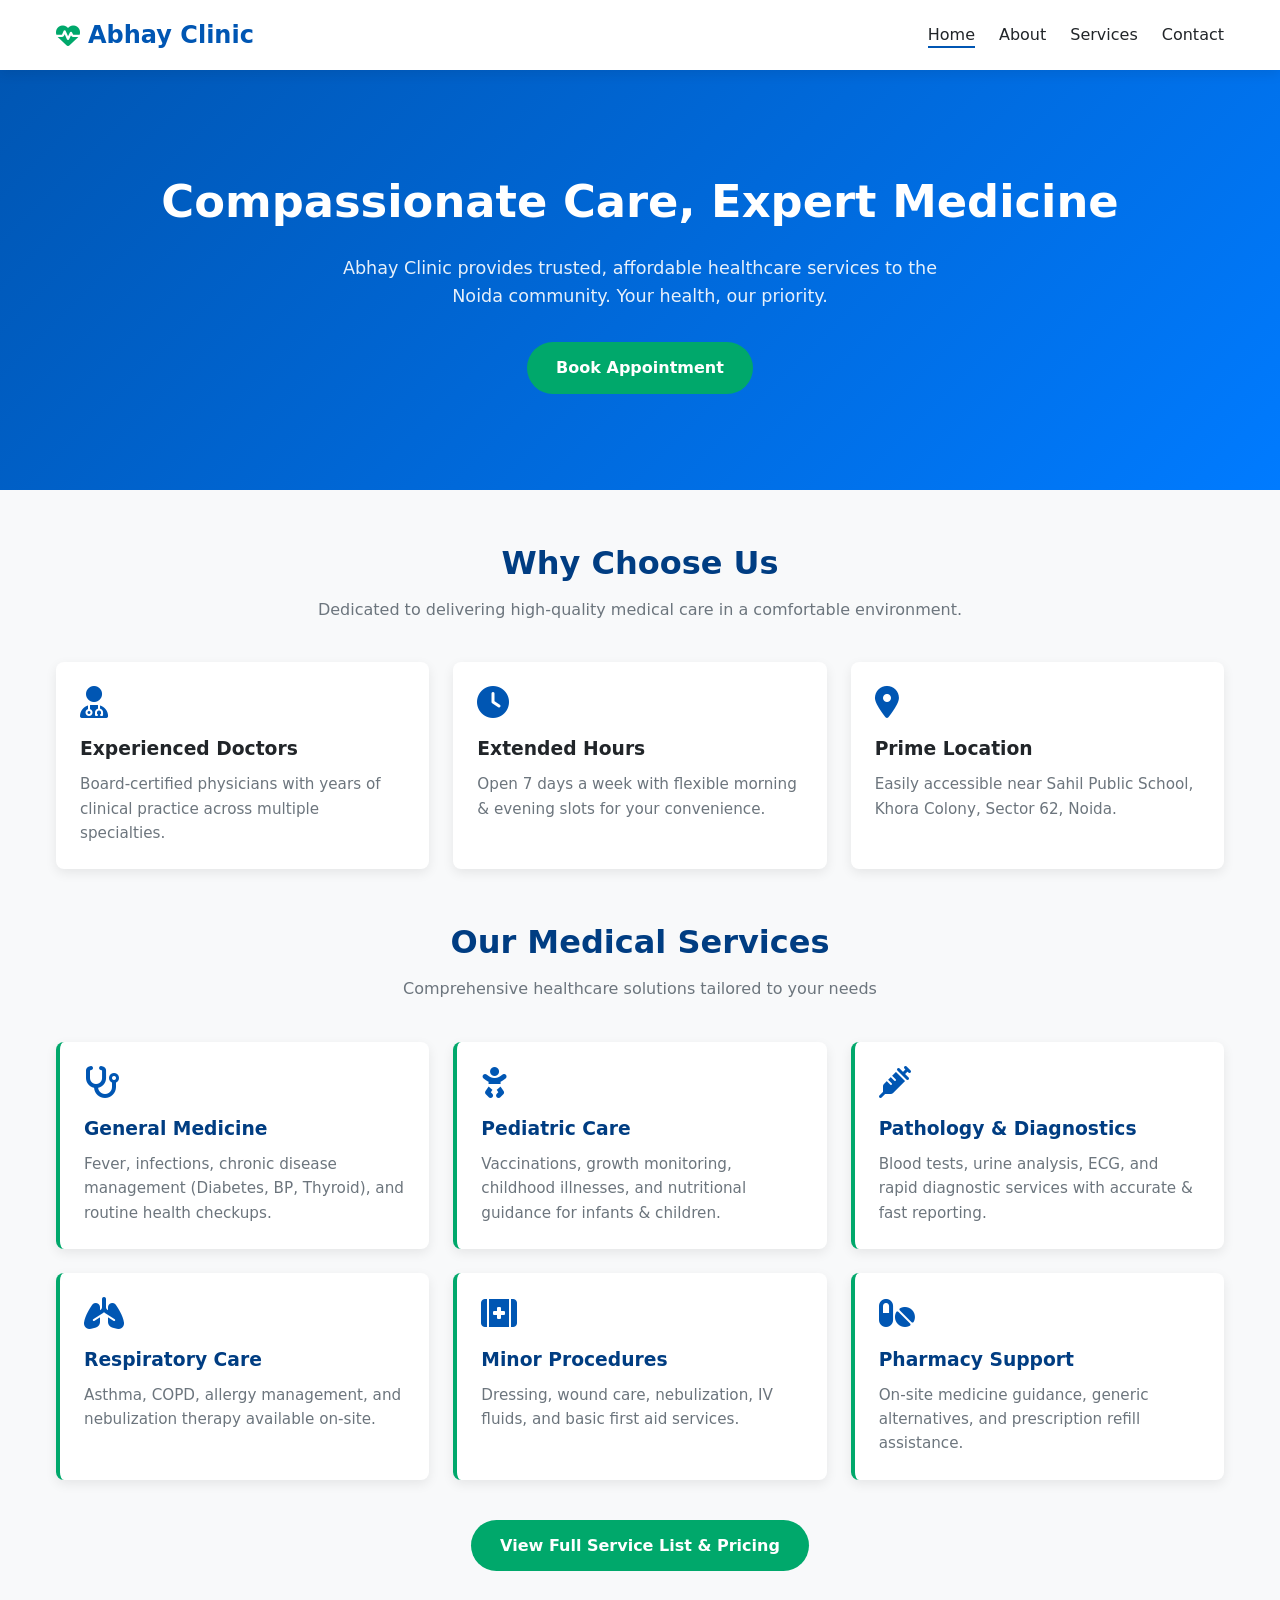
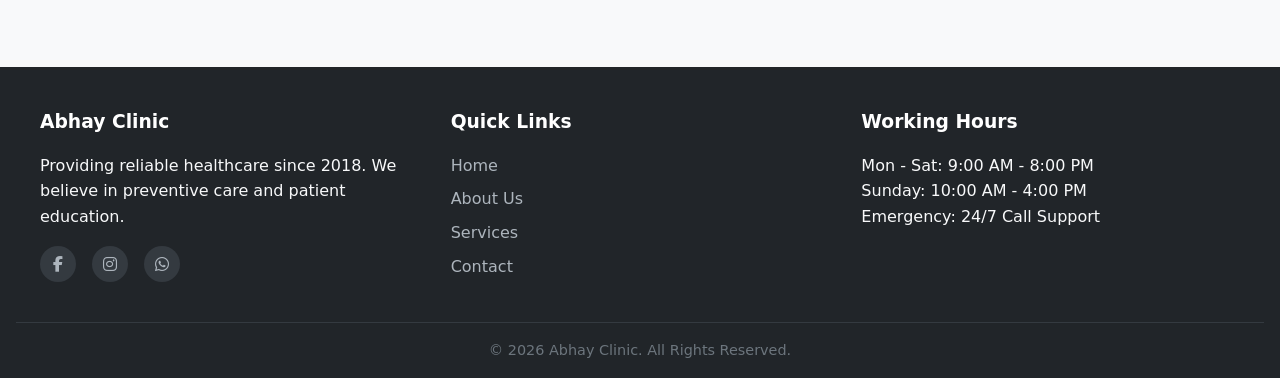
<file: index.html>
<!DOCTYPE html>
<html lang="en">
<head>
  <meta charset="UTF-8">
  <meta name="viewport" content="width=device-width, initial-scale=1.0">
  <title>Abhay Clinic | Trusted Healthcare in Noida</title>
  <link rel="stylesheet" href="style.css">
  <link rel="stylesheet" href="https://cdnjs.cloudflare.com/ajax/libs/font-awesome/6.4.0/css/all.min.css">
  <link href="https://fonts.googleapis.com/css2?family=Inter:wght@400;500;600;700&display=swap" rel="stylesheet">
</head>
<body>
  <header>
    <nav class="navbar">
      <a href="index.html" class="logo"><i class="fas fa-heart-pulse"></i> Abhay Clinic</a>
      <div class="hamburger"><i class="fas fa-bars"></i></div>
      <ul class="nav-links">
        <li><a href="index.html">Home</a></li>
        <li><a href="about.html">About</a></li>
        <li><a href="services.html">Services</a></li>
        <li><a href="contact.html">Contact</a></li>
      </ul>
    </nav>
  </header>

  <section class="hero">
    <h1>Compassionate Care, Expert Medicine</h1>
    <p>Abhay Clinic provides trusted, affordable healthcare services to the Noida community. Your health, our priority.</p>
    <a href="contact.html" class="btn">Book Appointment</a>
  </section>

  <main class="container">
    <div class="section-title">
      <h2>Why Choose Us</h2>
      <p>Dedicated to delivering high-quality medical care in a comfortable environment.</p>
    </div>
    <div class="grid">
      <div class="card">
        <i class="fas fa-user-doctor"></i>
        <h3>Experienced Doctors</h3>
        <p>Board-certified physicians with years of clinical practice across multiple specialties.</p>
      </div>
      <div class="card">
        <i class="fas fa-clock"></i>
        <h3>Extended Hours</h3>
        <p>Open 7 days a week with flexible morning & evening slots for your convenience.</p>
      </div>
      <div class="card">
        <i class="fas fa-location-dot"></i>
        <h3>Prime Location</h3>
        <p>Easily accessible near Sahil Public School, Khora Colony, Sector 62, Noida.</p>
      </div>
    </div>
  </main>

  <!-- ✅ NEW: Services Section on Homepage -->
  <section class="container" id="services" style="background: var(--light); padding-top: 0;">
    <div class="section-title">
      <h2>Our Medical Services</h2>
      <p>Comprehensive healthcare solutions tailored to your needs</p>
    </div>
    <div class="grid">
      <div class="card service-card">
        <i class="fas fa-stethoscope"></i>
        <h3>General Medicine</h3>
        <p>Fever, infections, chronic disease management (Diabetes, BP, Thyroid), and routine health checkups.</p>
      </div>
      <div class="card service-card">
        <i class="fas fa-baby"></i>
        <h3>Pediatric Care</h3>
        <p>Vaccinations, growth monitoring, childhood illnesses, and nutritional guidance for infants & children.</p>
      </div>
      <div class="card service-card">
        <i class="fas fa-syringe"></i>
        <h3>Pathology & Diagnostics</h3>
        <p>Blood tests, urine analysis, ECG, and rapid diagnostic services with accurate & fast reporting.</p>
      </div>
      <div class="card service-card">
        <i class="fas fa-lungs"></i>
        <h3>Respiratory Care</h3>
        <p>Asthma, COPD, allergy management, and nebulization therapy available on-site.</p>
      </div>
      <div class="card service-card">
        <i class="fas fa-kit-medical"></i>
        <h3>Minor Procedures</h3>
        <p>Dressing, wound care, nebulization, IV fluids, and basic first aid services.</p>
      </div>
      <div class="card service-card">
        <i class="fas fa-pills"></i>
        <h3>Pharmacy Support</h3>
        <p>On-site medicine guidance, generic alternatives, and prescription refill assistance.</p>
      </div>
    </div>
    <div style="text-align: center; margin-top: 2.5rem;">
      <a href="services.html" class="btn">View Full Service List & Pricing</a>
    </div>
  </section>

  <footer>
    <div class="footer-grid">
      <div class="footer-col">
        <h3>Abhay Clinic</h3>
        <p>Providing reliable healthcare since 2018. We believe in preventive care and patient education.</p>
        <div class="social-links">
          <a href="#"><i class="fab fa-facebook-f"></i></a>
          <a href="#"><i class="fab fa-instagram"></i></a>
          <a href="#"><i class="fab fa-whatsapp"></i></a>
        </div>
      </div>
      <div class="footer-col">
        <h3>Quick Links</h3>
        <a href="index.html">Home</a>
        <a href="about.html">About Us</a>
        <a href="services.html">Services</a>
        <a href="contact.html">Contact</a>
      </div>
      <div class="footer-col">
        <h3>Working Hours</h3>
        <p>Mon - Sat: 9:00 AM - 8:00 PM</p>
        <p>Sunday: 10:00 AM - 4:00 PM</p>
        <p>Emergency: 24/7 Call Support</p>
      </div>
    </div>
    <div class="copyright">
      &copy; <span id="year"></span> Abhay Clinic. All Rights Reserved.
    </div>
  </footer>

  <script src="script.js"></script>
  <script>document.getElementById('year').textContent = new Date().getFullYear();</script>
</body>
</html>
</file>
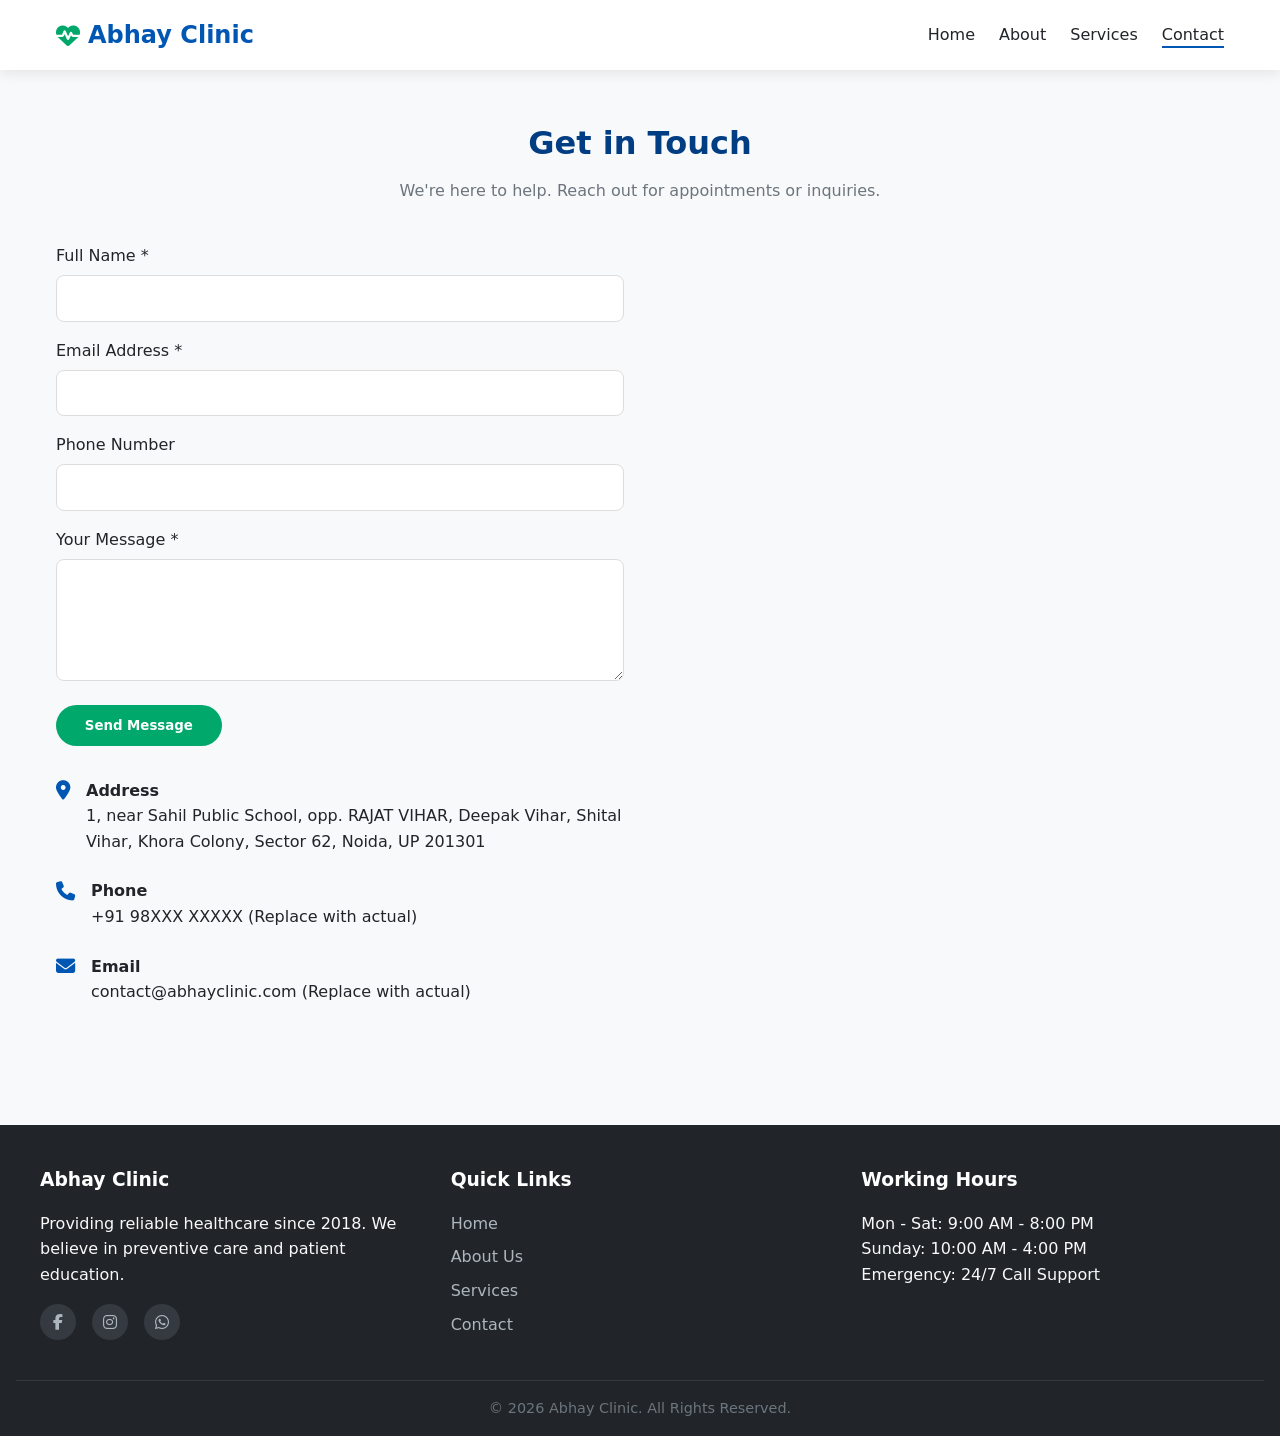
<file: contact.html>
<!DOCTYPE html>
<html lang="en">
<head>
  <meta charset="UTF-8">
  <meta name="viewport" content="width=device-width, initial-scale=1.0">
  <title>Contact Us | Abhay Clinic</title>
  <link rel="stylesheet" href="style.css">
  <link rel="stylesheet" href="https://cdnjs.cloudflare.com/ajax/libs/font-awesome/6.4.0/css/all.min.css">
  <link href="https://fonts.googleapis.com/css2?family=Inter:wght@400;500;600;700&display=swap" rel="stylesheet">
</head>
<body>
  <header>
    <nav class="navbar">
      <a href="index.html" class="logo"><i class="fas fa-heart-pulse"></i> Abhay Clinic</a>
      <div class="hamburger"><i class="fas fa-bars"></i></div>
      <ul class="nav-links">
        <li><a href="index.html">Home</a></li>
        <li><a href="about.html">About</a></li>
        <li><a href="services.html">Services</a></li>
        <li><a href="contact.html">Contact</a></li>
      </ul>
    </nav>
  </header>

  <main class="container">
    <div class="section-title">
      <h2>Get in Touch</h2>
      <p>We're here to help. Reach out for appointments or inquiries.</p>
    </div>
    <div class="contact-grid">
      <div>
        <form id="contactForm">
          <div class="form-group">
            <label for="name">Full Name *</label>
            <input type="text" id="name" name="name" required>
          </div>
          <div class="form-group">
            <label for="email">Email Address *</label>
            <input type="email" id="email" name="email" required>
          </div>
          <div class="form-group">
            <label for="phone">Phone Number</label>
            <input type="tel" id="phone" name="phone">
          </div>
          <div class="form-group">
            <label for="message">Your Message *</label>
            <textarea id="message" name="message" rows="5" required></textarea>
          </div>
          <button type="submit" class="btn">Send Message</button>
        </form>
        <div style="margin-top: 2rem;">
          <div class="info-card">
            <i class="fas fa-location-dot"></i>
            <div>
              <h4>Address</h4>
              <p>1, near Sahil Public School, opp. RAJAT VIHAR, Deepak Vihar, Shital Vihar, Khora Colony, Sector 62, Noida, UP 201301</p>
            </div>
          </div>
          <div class="info-card">
            <i class="fas fa-phone"></i>
            <div>
              <h4>Phone</h4>
              <p>+91 98XXX XXXXX (Replace with actual)</p>
            </div>
          </div>
          <div class="info-card">
            <i class="fas fa-envelope"></i>
            <div>
              <h4>Email</h4>
              <p>contact@abhayclinic.com (Replace with actual)</p>
            </div>
          </div>
        </div>
      </div>
      <div class="map-container">
        <iframe src="https://www.google.com/maps?q=1,+near+Sahil+Public+School,+opp.+RAJAT+VIHAR,+Deepak+Vihar,+Shital+Vihar,+Khora+Colony,+Sector+62,+Noida,+Uttar+Pradesh+201301&output=embed&z=16" allowfullscreen="" loading="lazy" referrerpolicy="no-referrer-when-downgrade"></iframe>
      </div>
    </div>
  </main>

  <footer>
    <div class="footer-grid">
      <div class="footer-col">
        <h3>Abhay Clinic</h3>
        <p>Providing reliable healthcare since 2018. We believe in preventive care and patient education.</p>
        <div class="social-links">
          <a href="#"><i class="fab fa-facebook-f"></i></a>
          <a href="#"><i class="fab fa-instagram"></i></a>
          <a href="#"><i class="fab fa-whatsapp"></i></a>
        </div>
      </div>
      <div class="footer-col">
        <h3>Quick Links</h3>
        <a href="index.html">Home</a>
        <a href="about.html">About Us</a>
        <a href="services.html">Services</a>
        <a href="contact.html">Contact</a>
      </div>
      <div class="footer-col">
        <h3>Working Hours</h3>
        <p>Mon - Sat: 9:00 AM - 8:00 PM</p>
        <p>Sunday: 10:00 AM - 4:00 PM</p>
        <p>Emergency: 24/7 Call Support</p>
      </div>
    </div>
    <div class="copyright">
      &copy; <span id="year"></span> Abhay Clinic. All Rights Reserved.
    </div>
  </footer>
  <script src="script.js"></script>
  <script>document.getElementById('year').textContent = new Date().getFullYear();</script>
</body>
</html>
</file>
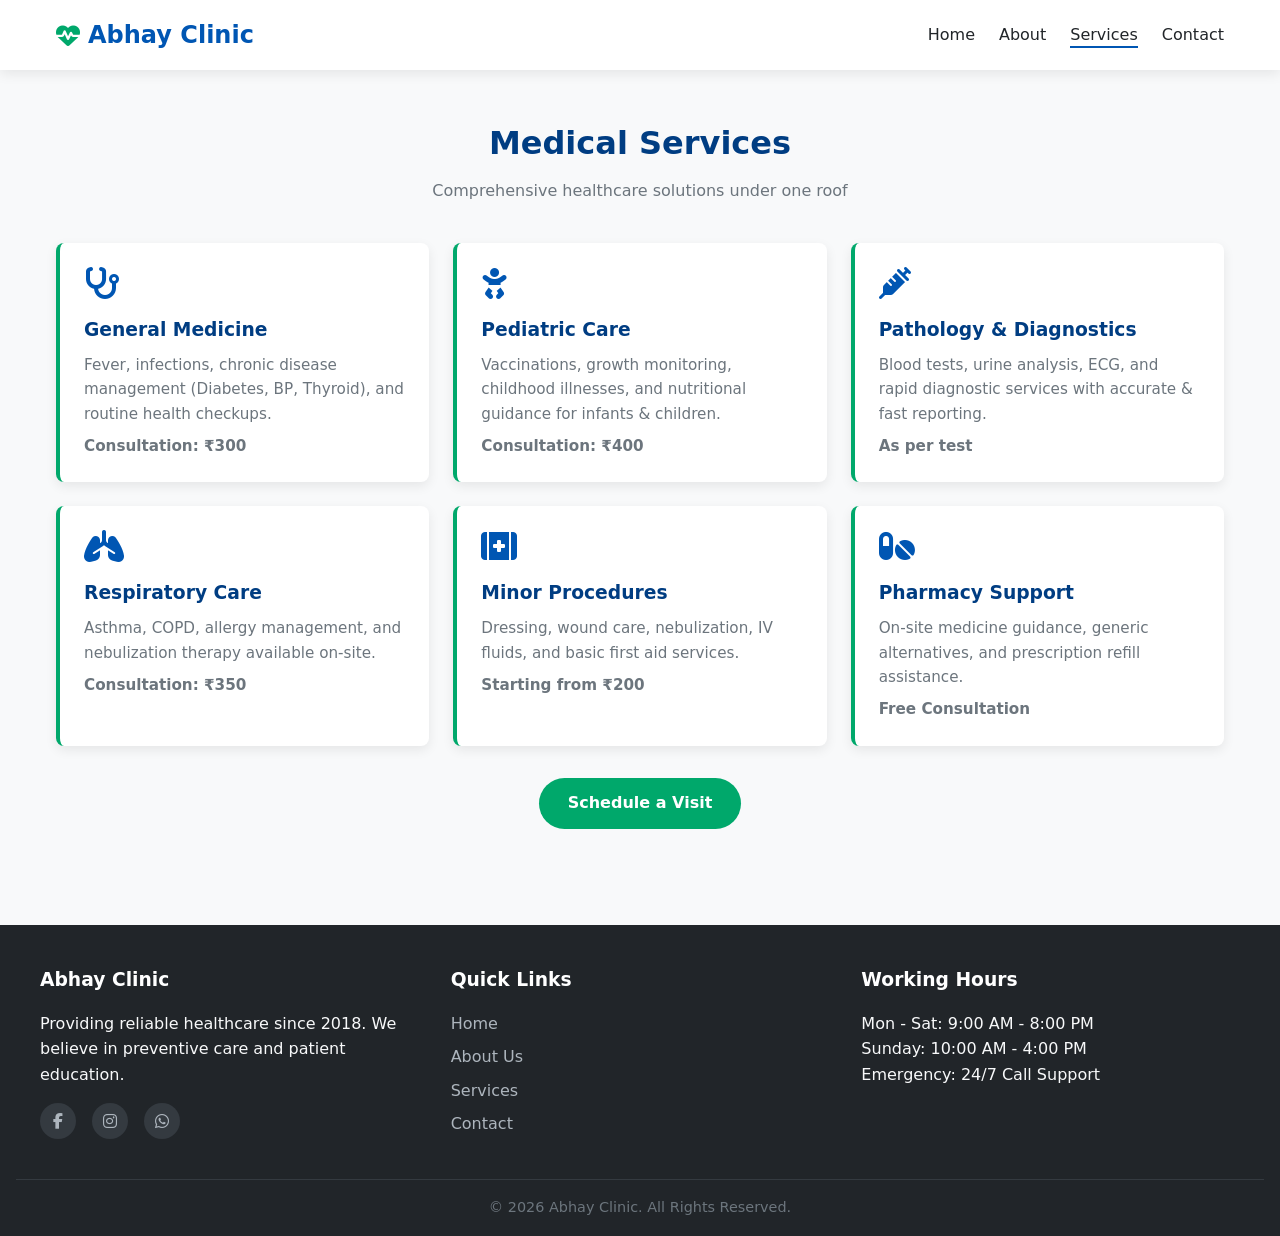
<file: services.html>
<!DOCTYPE html>
<html lang="en">
<head>
  <meta charset="UTF-8">
  <meta name="viewport" content="width=device-width, initial-scale=1.0">
  <title>Our Services | Abhay Clinic</title>
  <link rel="stylesheet" href="style.css">
  <link rel="stylesheet" href="https://cdnjs.cloudflare.com/ajax/libs/font-awesome/6.4.0/css/all.min.css">
  <link href="https://fonts.googleapis.com/css2?family=Inter:wght@400;500;600;700&display=swap" rel="stylesheet">
</head>
<body>
  <header>
    <nav class="navbar">
      <a href="index.html" class="logo"><i class="fas fa-heart-pulse"></i> Abhay Clinic</a>
      <div class="hamburger"><i class="fas fa-bars"></i></div>
      <ul class="nav-links">
        <li><a href="index.html">Home</a></li>
        <li><a href="about.html">About</a></li>
        <li><a href="services.html">Services</a></li>
        <li><a href="contact.html">Contact</a></li>
      </ul>
    </nav>
  </header>

  <main class="container">
    <div class="section-title">
      <h2>Medical Services</h2>
      <p>Comprehensive healthcare solutions under one roof</p>
    </div>
    <div class="grid">
      <div class="card service-card">
        <i class="fas fa-stethoscope"></i>
        <h3>General Medicine</h3>
        <p>Fever, infections, chronic disease management (Diabetes, BP, Thyroid), and routine health checkups.</p>
        <p class="price">Consultation: ₹300</p>
      </div>
      <div class="card service-card">
        <i class="fas fa-baby"></i>
        <h3>Pediatric Care</h3>
        <p>Vaccinations, growth monitoring, childhood illnesses, and nutritional guidance for infants & children.</p>
        <p class="price">Consultation: ₹400</p>
      </div>
      <div class="card service-card">
        <i class="fas fa-syringe"></i>
        <h3>Pathology & Diagnostics</h3>
        <p>Blood tests, urine analysis, ECG, and rapid diagnostic services with accurate & fast reporting.</p>
        <p class="price">As per test</p>
      </div>
      <div class="card service-card">
        <i class="fas fa-lungs"></i>
        <h3>Respiratory Care</h3>
        <p>Asthma, COPD, allergy management, and nebulization therapy available on-site.</p>
        <p class="price">Consultation: ₹350</p>
      </div>
      <div class="card service-card">
        <i class="fas fa-kit-medical"></i>
        <h3>Minor Procedures</h3>
        <p>Dressing, wound care, nebulization, IV fluids, and basic first aid services.</p>
        <p class="price">Starting from ₹200</p>
      </div>
      <div class="card service-card">
        <i class="fas fa-pills"></i>
        <h3>Pharmacy Support</h3>
        <p>On-site medicine guidance, generic alternatives, and prescription refill assistance.</p>
        <p class="price">Free Consultation</p>
      </div>
    </div>
    <div style="text-align: center; margin-top: 2rem;">
      <a href="contact.html" class="btn">Schedule a Visit</a>
    </div>
  </main>

  <footer>
    <div class="footer-grid">
      <div class="footer-col">
        <h3>Abhay Clinic</h3>
        <p>Providing reliable healthcare since 2018. We believe in preventive care and patient education.</p>
        <div class="social-links">
          <a href="#"><i class="fab fa-facebook-f"></i></a>
          <a href="#"><i class="fab fa-instagram"></i></a>
          <a href="#"><i class="fab fa-whatsapp"></i></a>
        </div>
      </div>
      <div class="footer-col">
        <h3>Quick Links</h3>
        <a href="index.html">Home</a>
        <a href="about.html">About Us</a>
        <a href="services.html">Services</a>
        <a href="contact.html">Contact</a>
      </div>
      <div class="footer-col">
        <h3>Working Hours</h3>
        <p>Mon - Sat: 9:00 AM - 8:00 PM</p>
        <p>Sunday: 10:00 AM - 4:00 PM</p>
        <p>Emergency: 24/7 Call Support</p>
      </div>
    </div>
    <div class="copyright">
      &copy; <span id="year"></span> Abhay Clinic. All Rights Reserved.
    </div>
  </footer>
  <script src="script.js"></script>
  <script>document.getElementById('year').textContent = new Date().getFullYear();</script>
</body>
</html>
</file>
<file: style.css>
:root {
  --primary: #0056b3;
  --primary-dark: #003d82;
  --secondary: #00a86b;
  --light: #f8f9fa;
  --dark: #212529;
  --gray: #6c757d;
  --white: #ffffff;
  --shadow: 0 4px 12px rgba(0,0,0,0.08);
  --radius: 8px;
  --transition: all 0.3s ease;
}

* { margin: 0; padding: 0; box-sizing: border-box; font-family: 'Segoe UI', system-ui, sans-serif; }
body { background: var(--light); color: var(--dark); line-height: 1.6; }
a { text-decoration: none; color: inherit; transition: var(--transition); }
img { max-width: 100%; display: block; }
ul { list-style: none; }

/* Header */
header {
  background: var(--white);
  box-shadow: var(--shadow);
  position: sticky;
  top: 0;
  z-index: 1000;
}
.navbar {
  max-width: 1200px;
  margin: 0 auto;
  padding: 1rem;
  display: flex;
  justify-content: space-between;
  align-items: center;
}
.logo { font-size: 1.5rem; font-weight: 700; color: var(--primary); display: flex; align-items: center; gap: 0.5rem; }
.logo i { color: var(--secondary); }
.nav-links { display: flex; gap: 1.5rem; }
.nav-links a { font-weight: 500; position: relative; }
.nav-links a::after {
  content: ''; position: absolute; bottom: -4px; left: 0; width: 0; height: 2px;
  background: var(--primary); transition: var(--transition);
}
.nav-links a:hover::after, .nav-links a.active::after { width: 100%; }
.hamburger { display: none; font-size: 1.5rem; cursor: pointer; }

/* Hero */
.hero {
  background: linear-gradient(135deg, var(--primary) 0%, #007bff 100%);
  color: var(--white);
  padding: 6rem 1rem;
  text-align: center;
}
.hero h1 { font-size: 2.8rem; margin-bottom: 1rem; }
.hero p { font-size: 1.1rem; max-width: 600px; margin: 0 auto 2rem; opacity: 0.9; }
.btn {
  display: inline-block; padding: 0.8rem 1.8rem; background: var(--secondary);
  color: var(--white); border-radius: 50px; font-weight: 600; border: none; cursor: pointer;
}
.btn:hover { background: #008f5a; transform: translateY(-2px); }

/* Sections */
.container { max-width: 1200px; margin: 0 auto; padding: 3rem 1rem; }
.section-title { text-align: center; margin-bottom: 2.5rem; }
.section-title h2 { font-size: 2rem; color: var(--primary-dark); margin-bottom: 0.5rem; }
.section-title p { color: var(--gray); }

.grid { display: grid; gap: 1.5rem; grid-template-columns: repeat(auto-fit, minmax(280px, 1fr)); }
.card {
  background: var(--white); padding: 1.5rem; border-radius: var(--radius);
  box-shadow: var(--shadow); transition: var(--transition);
}
.card:hover { transform: translateY(-5px); }
.card i { font-size: 2rem; color: var(--primary); margin-bottom: 1rem; }
.card h3 { margin-bottom: 0.5rem; }
.card p { color: var(--gray); font-size: 0.95rem; }

/* About Specific */
.about-content { display: grid; grid-template-columns: 1fr 1fr; gap: 2rem; align-items: center; }
.about-img { border-radius: var(--radius); overflow: hidden; }
.about-img img { width: 100%; height: 100%; object-fit: cover; }
.stats { display: grid; grid-template-columns: repeat(3, 1fr); gap: 1rem; margin-top: 2rem; text-align: center; }
.stat h3 { font-size: 2rem; color: var(--secondary); }

/* Services */
.service-card { border-left: 4px solid var(--secondary); }
.service-card h3 { color: var(--primary-dark); }
.price { color: var(--secondary); font-weight: 600; margin-top: 0.5rem; }

/* Contact */
.contact-grid { display: grid; grid-template-columns: 1fr 1fr; gap: 2rem; }
.form-group { margin-bottom: 1rem; }
.form-group label { display: block; margin-bottom: 0.4rem; font-weight: 500; }
.form-group input, .form-group textarea {
  width: 100%; padding: 0.8rem; border: 1px solid #ddd; border-radius: var(--radius);
  font-size: 1rem; transition: var(--transition);
}
.form-group input:focus, .form-group textarea:focus { border-color: var(--primary); outline: none; }
.map-container iframe { width: 100%; height: 100%; min-height: 350px; border-radius: var(--radius); border: none; }
.info-card { margin-bottom: 1.5rem; display: flex; align-items: start; gap: 1rem; }
.info-card i { font-size: 1.2rem; color: var(--primary); margin-top: 0.2rem; }

/* Footer */
footer { background: var(--dark); color: var(--light); padding: 2.5rem 1rem 1rem; margin-top: 3rem; }
.footer-grid { display: grid; grid-template-columns: repeat(auto-fit, minmax(200px, 1fr)); gap: 2rem; max-width: 1200px; margin: 0 auto; }
.footer-col h3 { color: var(--white); margin-bottom: 1rem; }
.footer-col a { display: block; margin-bottom: 0.5rem; color: #adb5bd; }
.footer-col a:hover { color: var(--white); }
.social-links { display: flex; gap: 1rem; margin-top: 1rem; }
.social-links a { width: 36px; height: 36px; background: #343a40; display: flex; align-items: center; justify-content: center; border-radius: 50%; }
.social-links a:hover { background: var(--primary); }
.copyright { text-align: center; margin-top: 2rem; padding-top: 1rem; border-top: 1px solid #343a40; color: #6c757d; font-size: 0.9rem; }

/* Mobile */
@media (max-width: 768px) {
  .hamburger { display: block; }
  .nav-links {
    position: fixed; top: 60px; left: 0; right: 0; background: var(--white);
    flex-direction: column; padding: 1rem; gap: 0; box-shadow: var(--shadow);
    transform: translateY(-150%); transition: var(--transition);
  }
  .nav-links.active { transform: translateY(0); }
  .nav-links a { padding: 1rem 0; border-bottom: 1px solid #eee; }
  .hero h1 { font-size: 2rem; }
  .about-content, .contact-grid { grid-template-columns: 1fr; }
  .stats { grid-template-columns: 1fr; }
}
</file>
